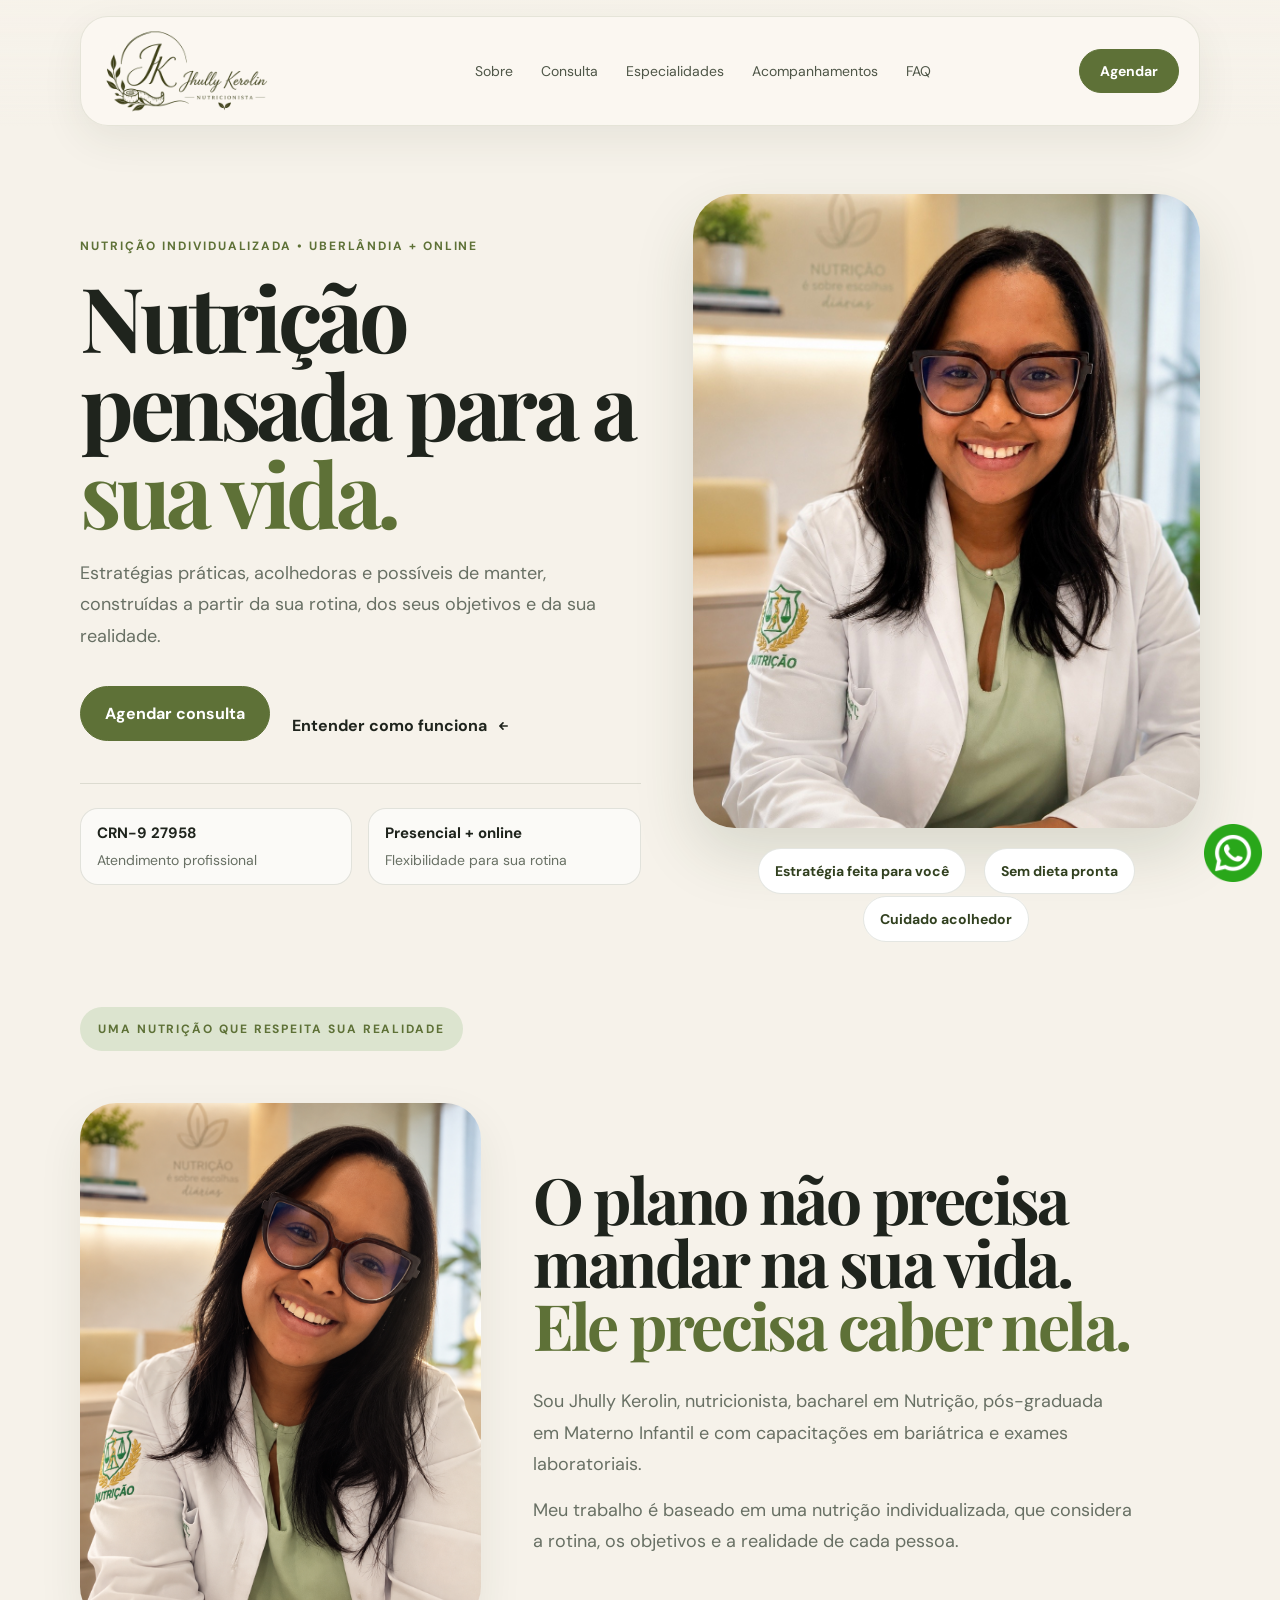
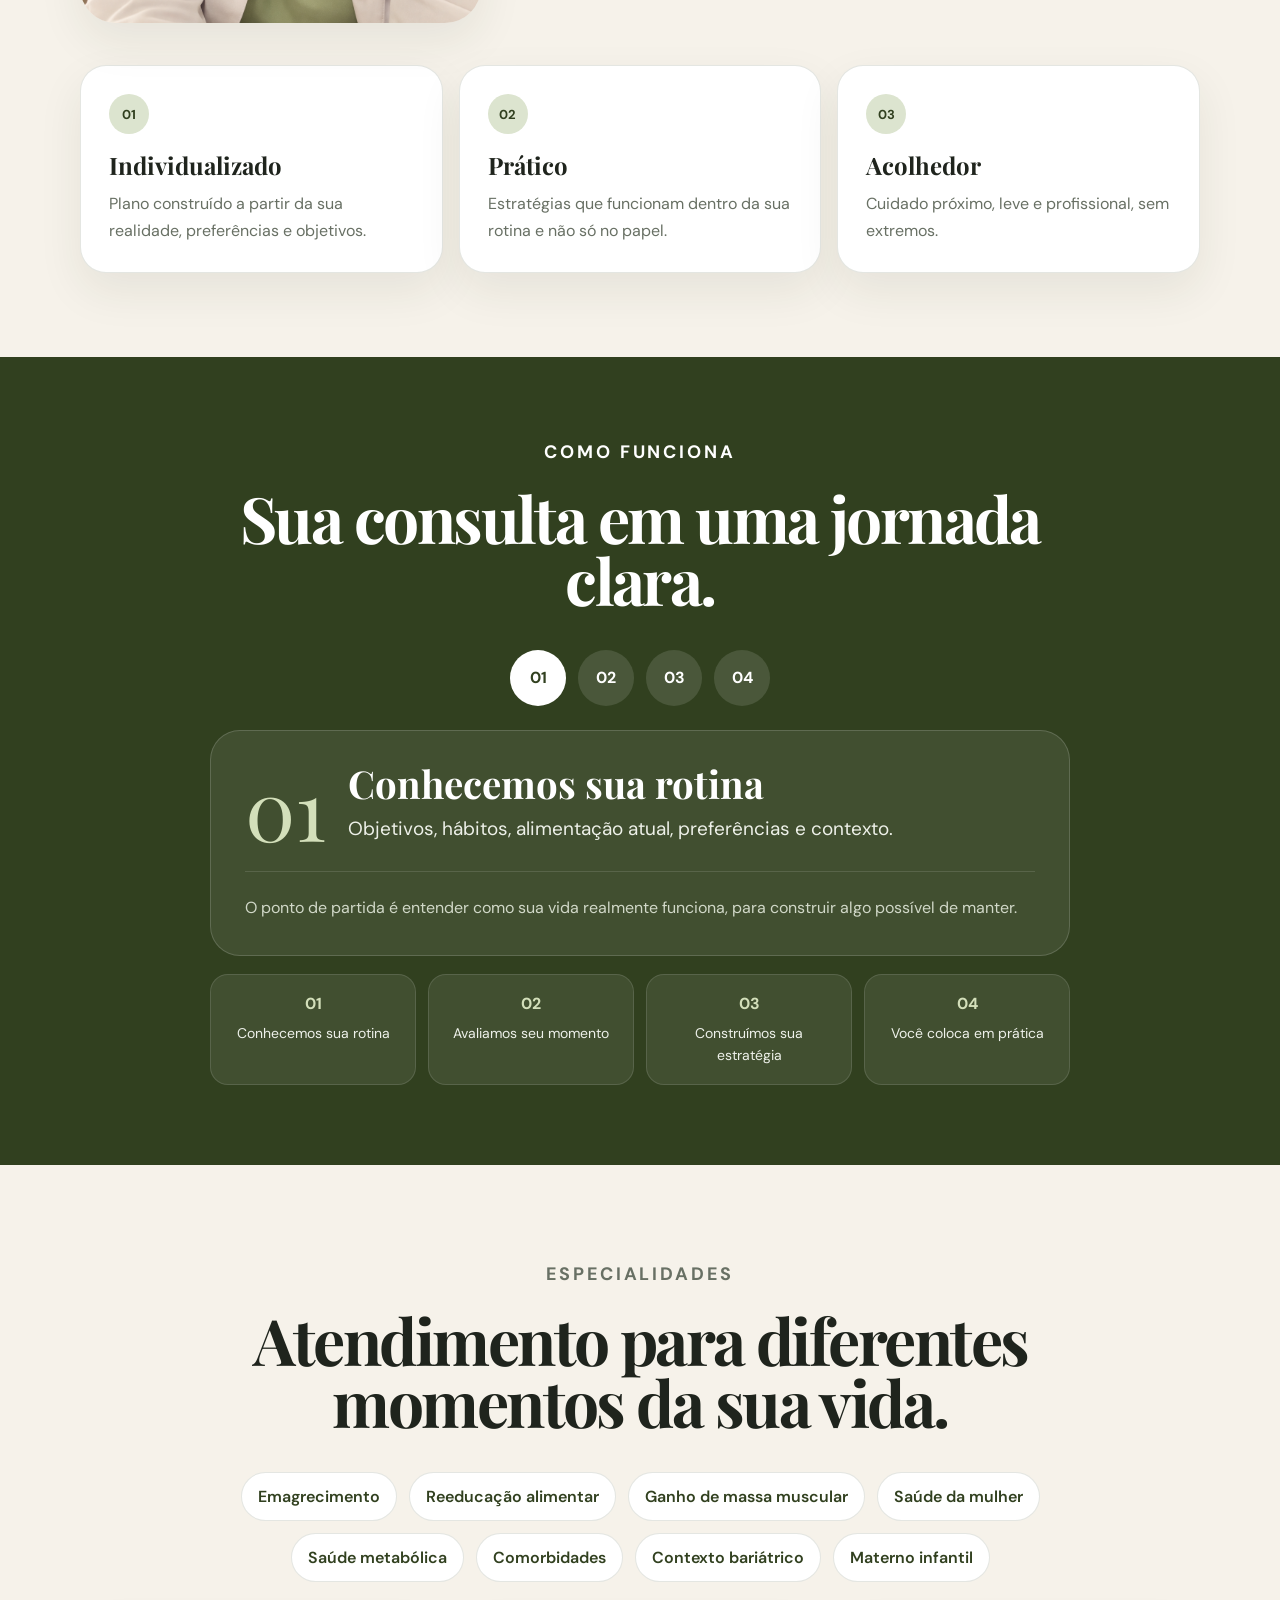
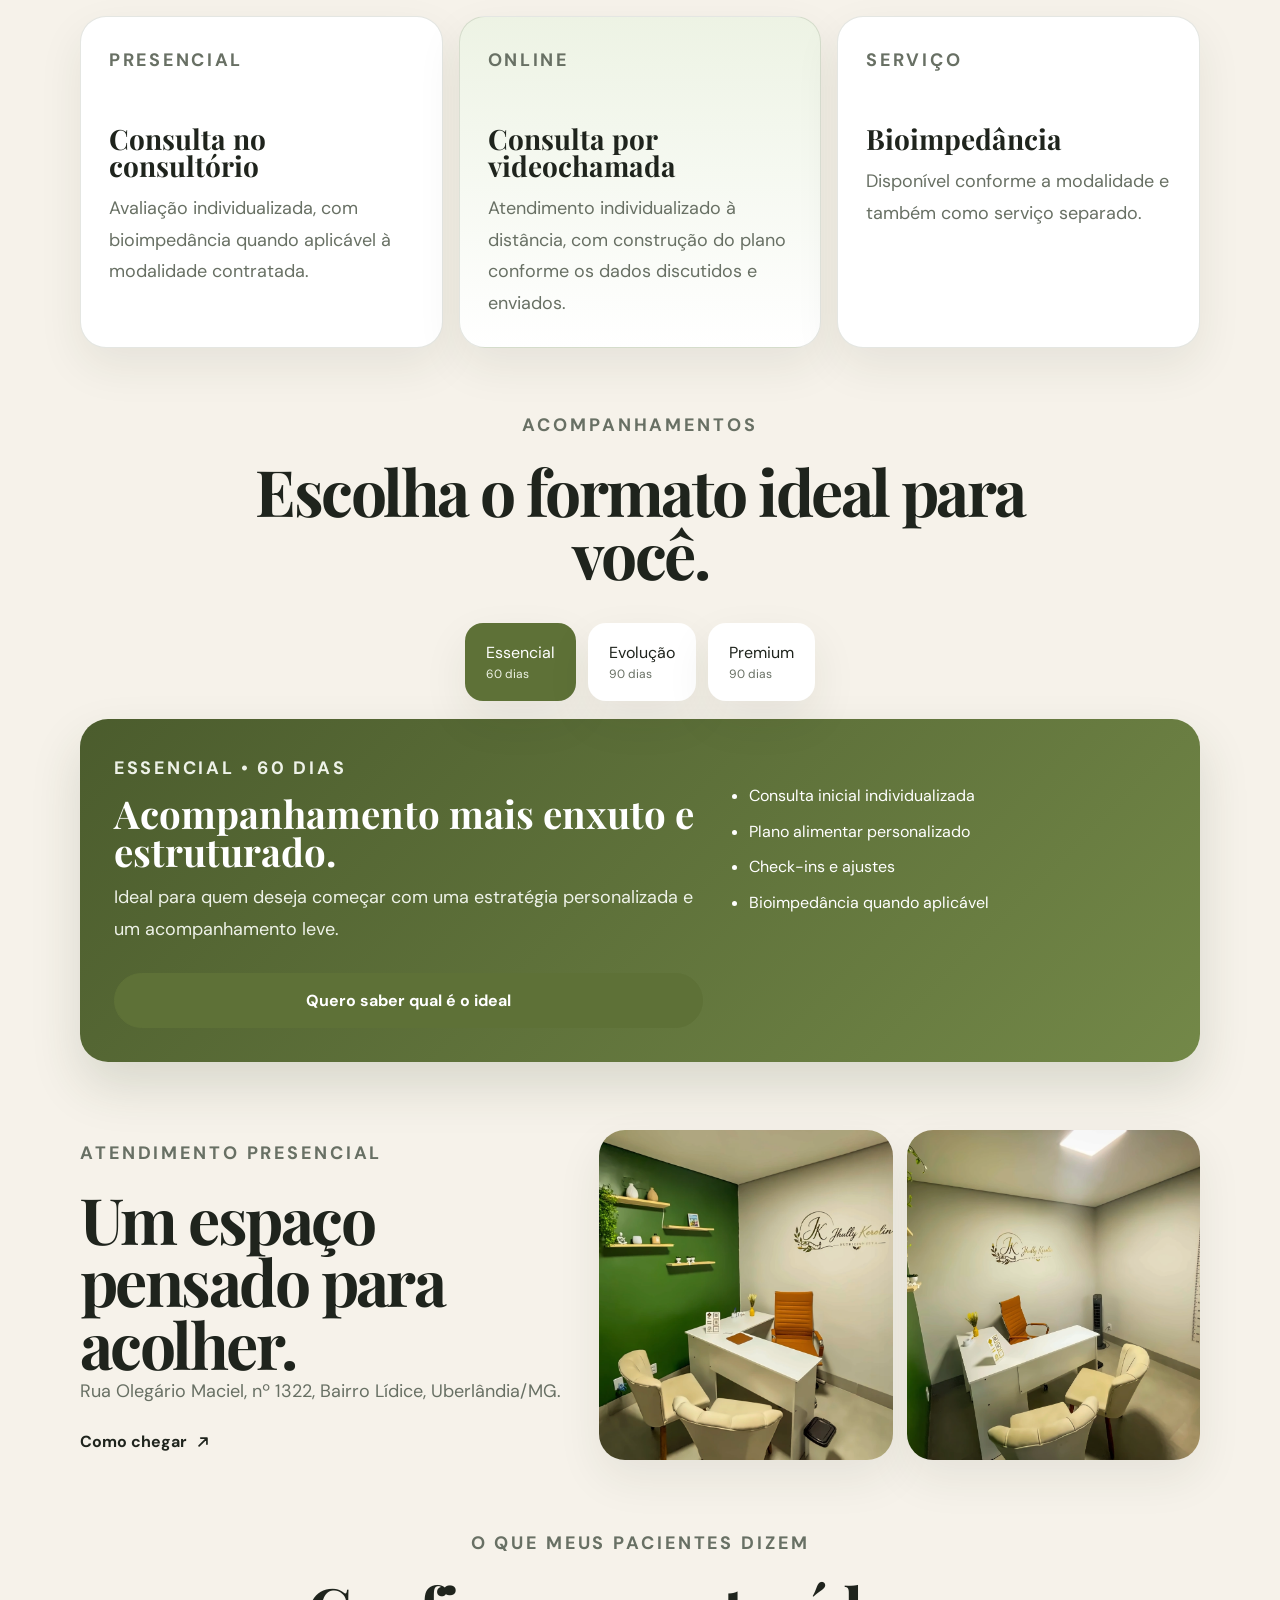
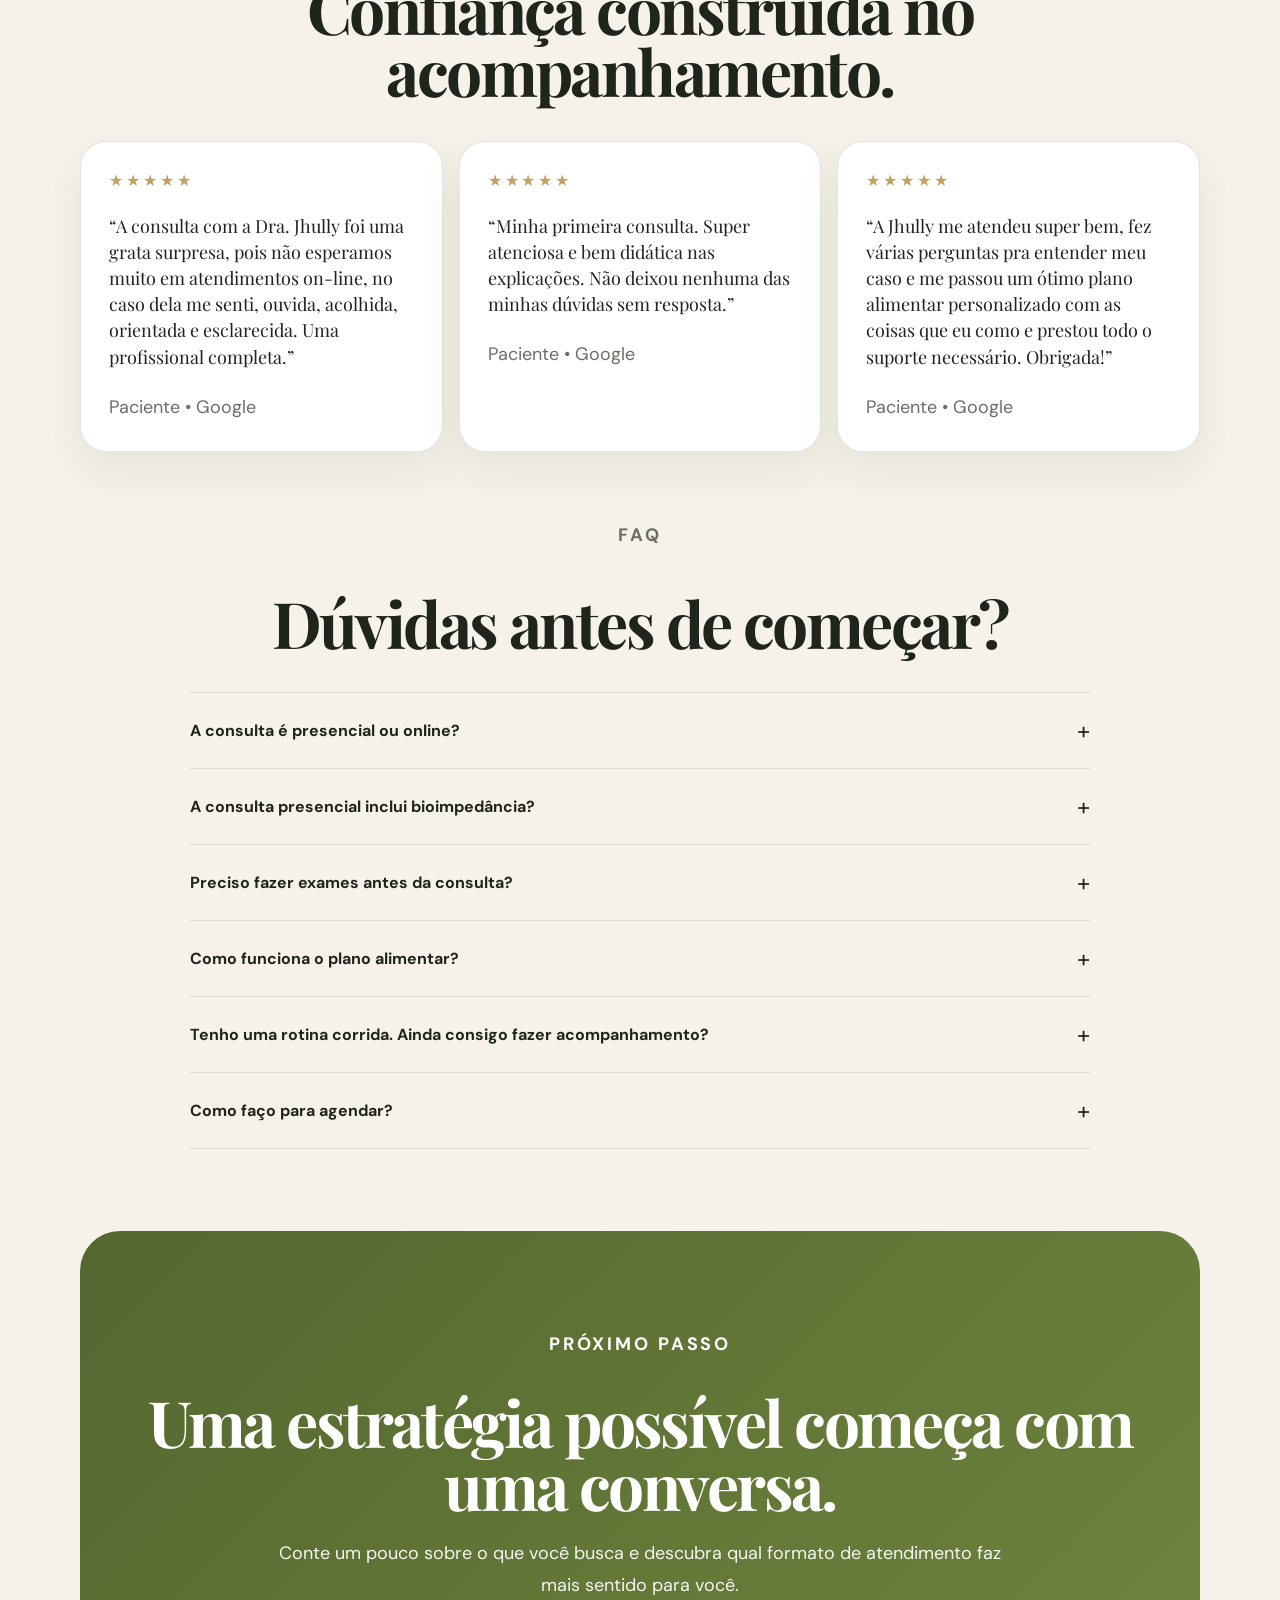
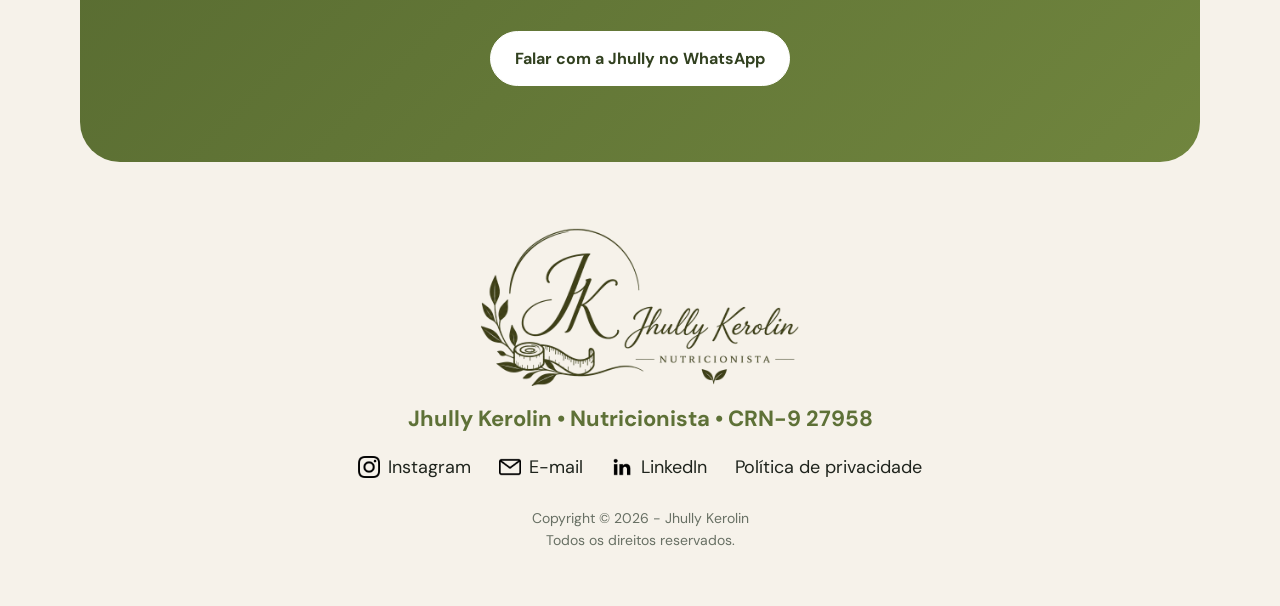
<file: index.html>
<!doctype html>
<html lang="pt-BR">

<head>
  <meta charset="utf-8">
  <meta name="viewport"
    content="width=device-width, initial-scale=1, maximum-scale=1, user-scalable=no, viewport-fit=cover">
  <meta name="theme-color" content="#5e7137">
  <title>Jhully Kerolin - Nutricionista </title>
  <link id="favicon" rel="icon" type="image/png" href="assets/favicon.png">
  <meta name="description"
    content="Atendimento nutricional individualizado, presencial em Uberlândia e online. Estratégias práticas que respeitam sua rotina, objetivos e realidade.">
  <link rel="preconnect" href="https://fonts.googleapis.com">
  <link rel="preconnect" href="https://fonts.gstatic.com" crossorigin>
  <link
    href="https://fonts.googleapis.com/css2?family=DM+Sans:wght@400;500;600;700&family=Playfair+Display:wght@500;600;700&display=swap"
    rel="stylesheet">
  <link rel="stylesheet" href="styles.css">
</head>

<body>
  <header class="site-header">
    <div class="header-shell">
      <a class="brand" href="#inicio" aria-label="Ir para o início">
        <img src="assets/logo.png" alt="Jhully Kerolin Nutricionista">
      </a>

      <nav class="desktop-nav" aria-label="Principal">
        <a href="#sobre">Sobre</a>
        <a href="#consulta">Consulta</a>
        <a href="#especialidades">Especialidades</a>
        <a href="#acompanhamentos">Acompanhamentos</a>
        <a href="#faq">FAQ</a>
      </nav>

      <a class="btn btn-header"
        href="https://wa.me/5534996504813?text=Olá%2C%20Jhully!%20Vim%20pelo%20site%20e%20gostaria%20de%20agendar%20uma%20consulta%20nutricional."
        target="_blank" rel="noopener">Agendar</a>

      <button class="menu-button" type="button" aria-label="Abrir menu" aria-expanded="false"
        aria-controls="mobileMenu">
        <span></span><span></span><span></span>
      </button>
    </div>

    <nav class="mobile-menu" id="mobileMenu" aria-label="Menu mobile">
      <a href="#sobre">Sobre</a>
      <a href="#consulta">Consulta</a>
      <a href="#especialidades">Especialidades</a>
      <a href="#acompanhamentos">Acompanhamentos</a>
      <a href="#faq">FAQ</a>
      <a href="https://wa.me/5534996504813?text=Olá%2C%20Jhully!%20Vim%20pelo%20site%20e%20gostaria%20de%20agendar%20uma%20consulta%20nutricional."
        target="_blank" rel="noopener">Agendar consulta</a>
    </nav>
  </header>

  <main>
    <section class="hero container" id="inicio">
      <div class="hero-copy reveal">
        <p class="eyebrow">NUTRIÇÃO INDIVIDUALIZADA • UBERLÂNDIA + ONLINE</p>
        <h1>Nutrição pensada para a <span>sua vida.</span></h1>
        <p class="lead">Estratégias práticas, acolhedoras e possíveis de manter, construídas a partir da sua rotina, dos
          seus objetivos e da sua realidade.</p>
        <div class="hero-actions">
          <a class="btn"
            href="https://wa.me/5534996504813?text=Olá%2C%20Jhully!%20Vim%20pelo%20site%20e%20gostaria%20de%20agendar%20uma%20consulta%20nutricional."
            target="_blank" rel="noopener">Agendar consulta</a>
          <a class="inline-link" href="#consulta">Entender como funciona <span class="icon-arrow down"><svg
                viewBox="0 0 16 16" aria-hidden="true">
                <path d="M8 3.2v8.3M4.4 8l3.6 3.6L11.6 8" />
              </svg></span></a>
        </div>
        <div class="trust-grid">
          <article>
            <strong>CRN-9 27958</strong>
            <span>Atendimento profissional</span>
          </article>
          <article>
            <strong>Presencial + online</strong>
            <span>Flexibilidade para sua rotina</span>
          </article>
        </div>
      </div>

      <div class="hero-visual reveal">
        <img class="hero-photo" src="assets/hero.jpg" alt="Jhully Kerolin, nutricionista">
        <div class="hero-tags">
          <span>Estratégia feita para você</span>
          <span>Sem dieta pronta</span>

          <div class="hero-tag-break">
            <span>Cuidado acolhedor</span>
          </div>
        </div>
      </div>
    </section>

    <section class="manifesto container" id="sobre">
      <p class="eyebrow chip reveal">UMA NUTRIÇÃO QUE RESPEITA SUA REALIDADE</p>

      <div class="manifesto-grid">

        <div class="manifesto-photo reveal">
          <img src="assets/jhully-sobre.png" alt="Jhully Kerolin, nutricionista">
        </div>

        <div class="manifesto-content reveal">
          <h2>O plano não precisa mandar na sua vida. <br>
            <span>Ele precisa caber nela.</span>
          </h2>

          <div class="manifesto-text">
            <p>Sou Jhully Kerolin, nutricionista, bacharel em Nutrição, pós-graduada em Materno Infantil e com
              capacitações em bariátrica e exames laboratoriais.</p>

            <p>Meu trabalho é baseado em uma nutrição individualizada, que considera a rotina, os objetivos e a
              realidade de cada pessoa.</p>
          </div>
        </div>

      </div>

      <div class="principles reveal">
        <article>
          <span>01</span>
          <h3>Individualizado</h3>
          <p>Plano construído a partir da sua realidade, preferências e objetivos.</p>
        </article>
        <article>
          <span>02</span>
          <h3>Prático</h3>
          <p>Estratégias que funcionam dentro da sua rotina e não só no papel.</p>
        </article>
        <article>
          <span>03</span>
          <h3>Acolhedor</h3>
          <p>Cuidado próximo, leve e profissional, sem extremos.</p>
        </article>
      </div>
    </section>

    <section class="journey-section" id="consulta">
      <div class="container journey-wrap">
        <div class="section-heading section-heading-light reveal">
          <p class="eyebrow">COMO FUNCIONA</p>
          <h2>Sua consulta em uma jornada clara.</h2>
        </div>

        <div class="journey-tabs reveal" role="tablist" aria-label="Etapas da consulta">
          <button class="journey-tab active" type="button" data-step="1">01</button>
          <button class="journey-tab" type="button" data-step="2">02</button>
          <button class="journey-tab" type="button" data-step="3">03</button>
          <button class="journey-tab" type="button" data-step="4">04</button>
        </div>

        <div class="journey-card reveal">
          <div class="journey-card-top">
            <span class="journey-number" id="journeyNumber">01</span>
            <div>
              <h3 id="journeyTitle">Conhecemos sua rotina</h3>
              <p id="journeyText">Objetivos, hábitos, alimentação atual, preferências e contexto.</p>
            </div>
          </div>
          <div class="journey-summary" id="journeySummary">
            O ponto de partida é entender como sua vida realmente funciona, para construir algo possível de manter.
          </div>
        </div>

        <div class="journey-mini-grid reveal">
          <article><strong>01</strong><span>Conhecemos sua rotina</span></article>
          <article><strong>02</strong><span>Avaliamos seu momento</span></article>
          <article><strong>03</strong><span>Construímos sua estratégia</span></article>
          <article><strong>04</strong><span>Você coloca em prática</span></article>
        </div>
      </div>
    </section>

    <section class="services container" id="especialidades">
      <div class="section-heading reveal">
        <p class="eyebrow">ESPECIALIDADES</p>
        <h2>Atendimento para diferentes momentos da sua vida.</h2>
      </div>

      <div class="service-cloud reveal">
        <span>Emagrecimento</span>
        <span>Reeducação alimentar</span>
        <span>Ganho de massa muscular</span>
        <span>Saúde da mulher</span>
        <span>Saúde metabólica</span>
        <span>Comorbidades</span>
        <span>Contexto bariátrico</span>
        <span>Materno infantil</span>
      </div>

      <div class="cards-grid reveal">
        <article class="info-card">
          <p class="small-label">PRESENCIAL</p>
          <h3>Consulta no consultório</h3>
          <p>Avaliação individualizada, com bioimpedância quando aplicável à modalidade contratada.</p>
        </article>
        <article class="info-card featured-card">
          <p class="small-label">ONLINE</p>
          <h3>Consulta por videochamada</h3>
          <p>Atendimento individualizado à distância, com construção do plano conforme os dados discutidos e enviados.
          </p>
        </article>
        <article class="info-card">
          <p class="small-label">SERVIÇO</p>
          <h3>Bioimpedância</h3>
          <p>Disponível conforme a modalidade e também como serviço separado.</p>
        </article>
      </div>
    </section>

    <section class="protocols container" id="acompanhamentos">
      <div class="section-heading reveal">
        <p class="eyebrow">ACOMPANHAMENTOS</p>
        <h2>Escolha o formato ideal para você.</h2>
      </div>

      <div class="protocol-switch reveal">
        <button class="protocol-btn active" type="button" data-protocol="essencial">Essencial <span>60
            dias</span></button>
        <button class="protocol-btn" type="button" data-protocol="evolucao">Evolução <span>90 dias</span></button>
        <button class="protocol-btn" type="button" data-protocol="premium">Premium <span>90 dias</span></button>
      </div>

      <div class="protocol-panel reveal">
        <div class="protocol-copy">
          <p class="small-label" id="protocolLabel">ESSENCIAL • 60 DIAS</p>
          <h3 id="protocolTitle">Acompanhamento mais enxuto e estruturado.</h3>
          <p id="protocolText">Ideal para quem deseja começar com uma estratégia personalizada e um acompanhamento leve.
          </p>
        </div>
        <ul id="protocolList">
          <li>Consulta inicial individualizada</li>
          <li>Plano alimentar personalizado</li>
          <li>Check-ins e ajustes</li>
          <li>Bioimpedância quando aplicável</li>
        </ul>
        <a class="btn"
          href="https://wa.me/5534996504813?text=Olá%2C%20Jhully!%20Vim%20pelo%20site%20e%20gostaria%20de%20saber%20qual%20acompanhamento%20é%20ideal%20para%20mim."
          target="_blank" rel="noopener">Quero saber qual é o ideal</a>
      </div>
    </section>

    <section class="space container">
      <div class="section-heading reveal space-copy">
        <p class="eyebrow">ATENDIMENTO PRESENCIAL</p>
        <h2>Um espaço pensado para acolher.</h2>
        <p>Rua Olegário Maciel, nº 1322, Bairro Lídice, Uberlândia/MG.</p>
        <a class="inline-link"
          href="https://www.google.com/maps/search/?api=1&query=Rua+Olegário+Maciel+1322+Lídice+Uberlândia+MG"
          target="_blank" rel="noopener">Como chegar <span class="icon-arrow"><svg viewBox="0 0 16 16"
              aria-hidden="true">
              <path d="M3.5 12.5 12.5 3.5M5.4 3.5h7.1v7.1" />
            </svg></span></a>
      </div>
      <div class="space-gallery reveal">
        <img src="assets/consultorio1-otimizada.webp" alt="Consultório de Jhully Kerolin">
        <img src="assets/consultorio2-otimizada.webp" alt="Ambiente do consultório de Jhully Kerolin">
      </div>
    </section>

    <section class="testimonials container">
      <div class="section-heading reveal">
        <p class="eyebrow">O QUE MEUS PACIENTES DIZEM</p>
        <h2>Confiança construída no acompanhamento.</h2>
      </div>

      <div class="cards-grid reveal">
        <article class="quote-card">
          <div class="stars">★★★★★</div>
          <p>“A consulta com a Dra. Jhully foi uma grata surpresa, pois não esperamos muito em atendimentos on-line, no caso dela me senti, ouvida, acolhida, orientada e esclarecida. Uma profissional completa.”</p><span>Paciente • Google</span>
        </article>
        <article class="quote-card">
          <div class="stars">★★★★★</div>
          <p>“Minha primeira consulta. Super atenciosa e bem didática nas explicações. Não deixou nenhuma das minhas dúvidas sem resposta.”</p><span>Paciente • Google</span>
        </article>
        <article class="quote-card">
          <div class="stars">★★★★★</div>
          <p>“A Jhully me atendeu super bem, fez várias perguntas pra entender meu caso e me passou um ótimo plano alimentar personalizado com as coisas que eu como e prestou todo o suporte necessário. Obrigada!”</p><span>Paciente • Google</span>
        </article>
      </div>
    </section>

    <section class="faq container" id="faq">
      <div class="section-heading reveal">
        <p class="eyebrow">FAQ</p>
        <h2>Dúvidas antes de começar?</h2>
      </div>

      <div class="faq-list reveal">
        <details>
          <summary>A consulta é presencial ou online?<span>+</span></summary>
          <p>As duas modalidades estão disponíveis. A presencial acontece em Uberlândia/MG e a online é realizada por
            videochamada.</p>
        </details>
        <details>
          <summary>A consulta presencial inclui bioimpedância?<span>+</span></summary>
          <p>A bioimpedância está disponível conforme a modalidade contratada e também pode ser realizada como serviço
            separado.</p>
        </details>
        <details>
          <summary>Preciso fazer exames antes da consulta?<span>+</span></summary>
          <p>Não é obrigatório. Caso tenha exames recentes, eles podem ser considerados na avaliação.</p>
        </details>
        <details>
          <summary>Como funciona o plano alimentar?<span>+</span></summary>
          <p>É elaborado individualmente, considerando rotina, objetivos, preferências, hábitos e necessidades.</p>
        </details>
        <details>
          <summary>Tenho uma rotina corrida. Ainda consigo fazer acompanhamento?<span>+</span></summary>
          <p>Sim. A proposta é construir estratégias práticas que se adaptem à sua rotina.</p>
        </details>
        <details>
          <summary>Como faço para agendar?<span>+</span></summary>
          <p>Clique em “Agendar consulta” e fale diretamente com a Jhully pelo WhatsApp.</p>
        </details>
      </div>
    </section>

    <section class="final-cta container reveal">
      <p class="eyebrow">PRÓXIMO PASSO</p>
      <h2>Uma estratégia possível começa com uma conversa.</h2>
      <p>Conte um pouco sobre o que você busca e descubra qual formato de atendimento faz mais sentido para você.</p>
      <a class="btn btn-light"
        href="https://wa.me/5534996504813?text=Olá%2C%20Jhully!%20Vim%20pelo%20site%20e%20gostaria%20de%20agendar%20uma%20consulta%20nutricional."
        target="_blank" rel="noopener">Falar com a Jhully no WhatsApp</a>
    </section>
  </main>

  <footer class="site-footer">
    <div class="footer-brand">
      <img src="assets/logo.png" alt="Jhully Kerolin Nutricionista">
      <p class="footer-crn">Jhully Kerolin • Nutricionista • CRN-9 27958</p>
    </div>
    <div class="footer-links">

      <a href="https://www.instagram.com/nutri.jhullyk/" target="_blank" rel="noopener">
        <img src="assets/instagram.png" alt="">
        Instagram
      </a>

      <a href="mailto:nutricionistajhully@gmail.com">
        <img src="assets/e-mail.png" alt="">
        E-mail
      </a>

      <a href="https://www.linkedin.com/in/jhully-kerolin-nutricionista-57ba06167/" target="_blank" rel="noopener">
        <img src="assets/social.png" alt="">
        LinkedIn
      </a>

      <a href="politica-de-privacidade.html">Política de privacidade</a>

    </div>
    <div class="footer-copyright">
      <p>Copyright © 2026 - Jhully Kerolin</p>
      <p>Todos os direitos reservados.</p>
    </div>
  </footer>

  <a class="whatsapp-float"
    href="https://wa.me/5534996504813?text=Olá%2C%20Jhully!%20Vim%20pelo%20site%20e%20gostaria%20de%20agendar%20uma%20consulta%20nutricional."
    target="_blank" rel="noopener" aria-label="Falar no WhatsApp">

    <img src="assets/whatsapp.png" alt="WhatsApp">

  </a>

  <script src="script.js"></script>
</body>

</html>
</file>
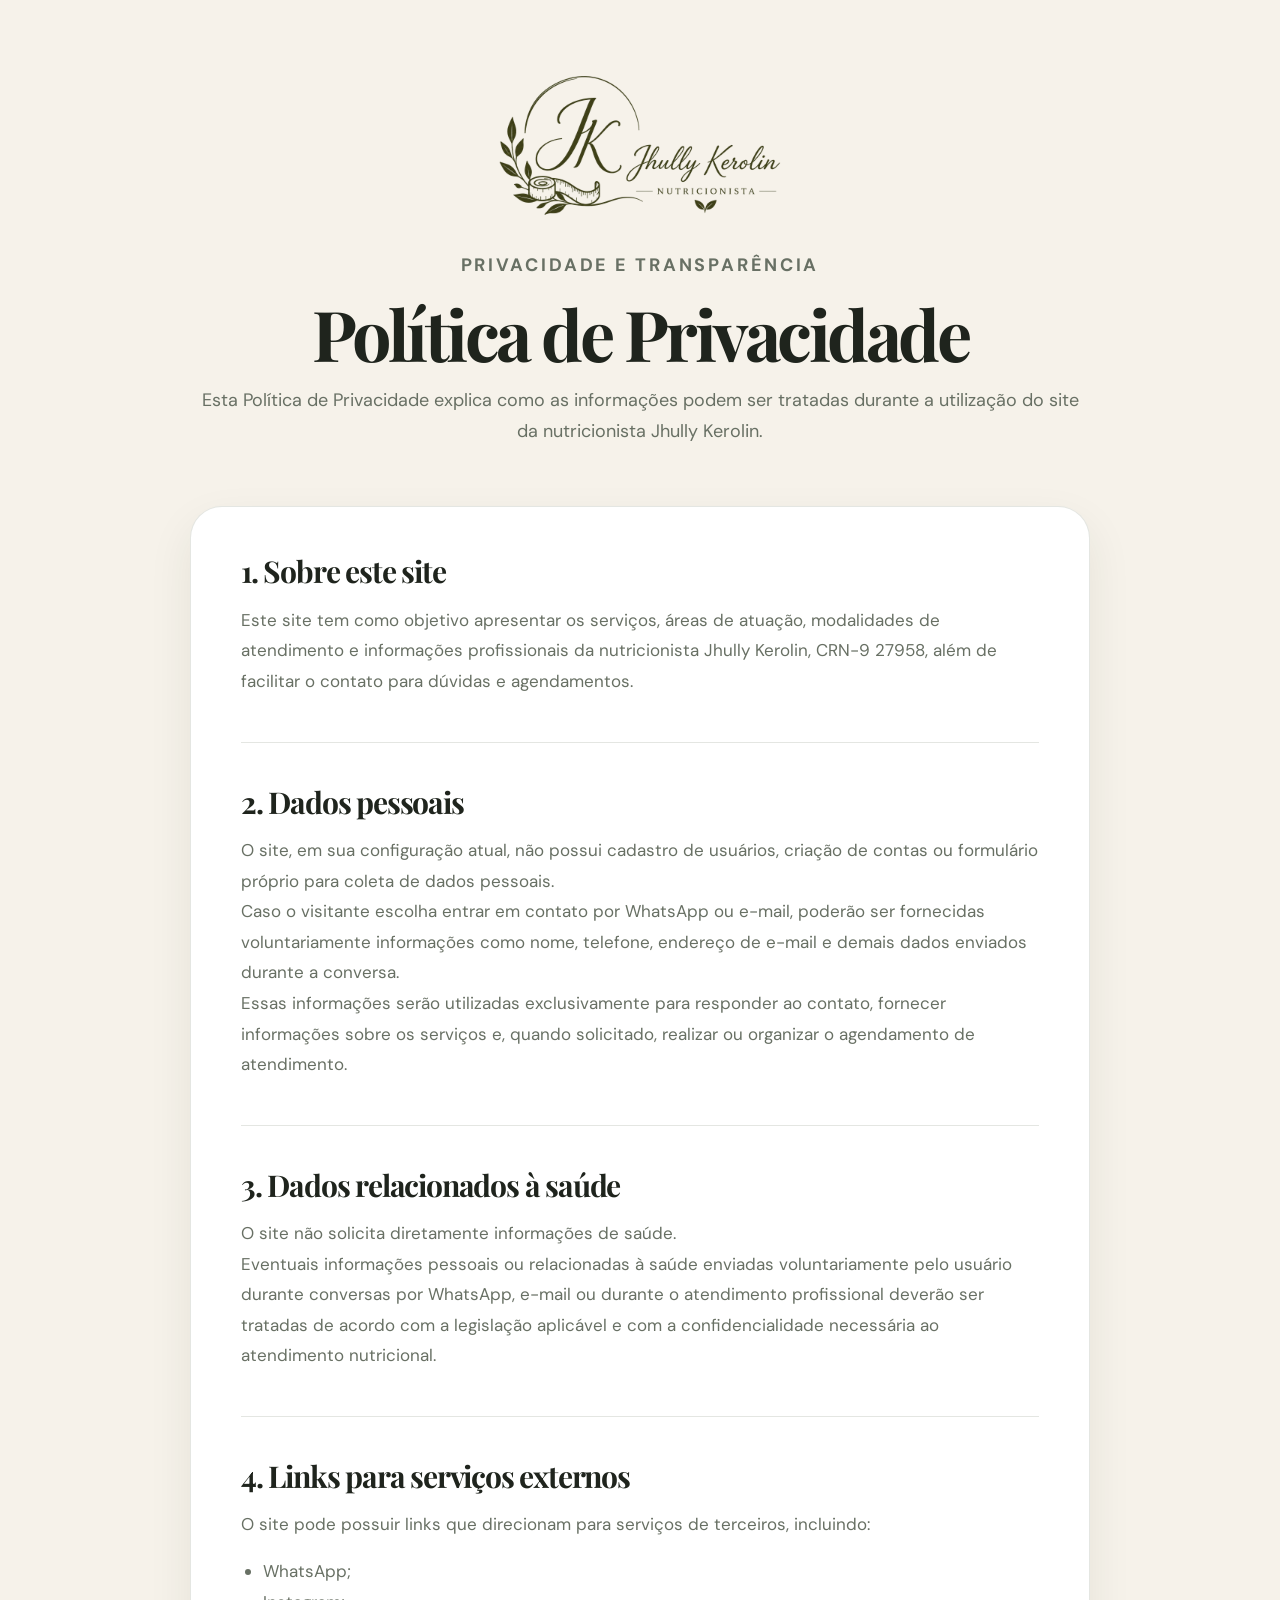
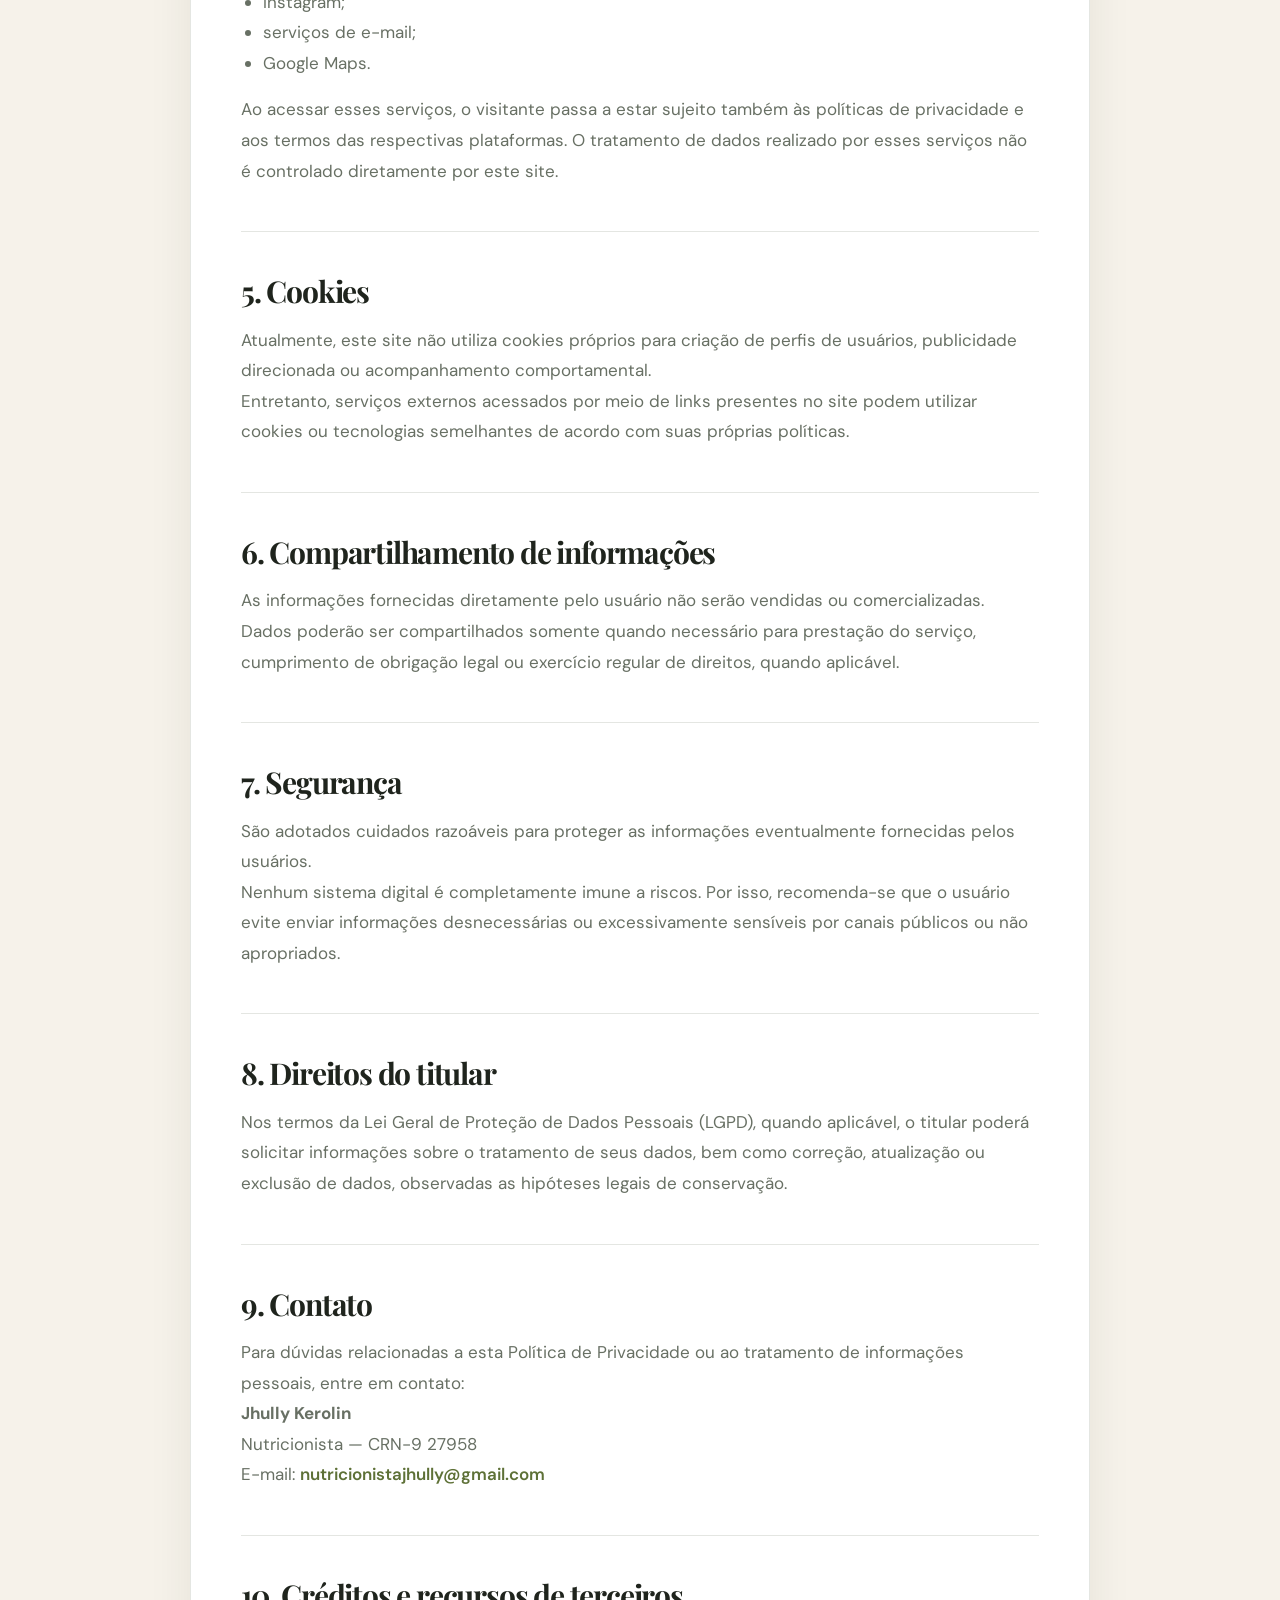
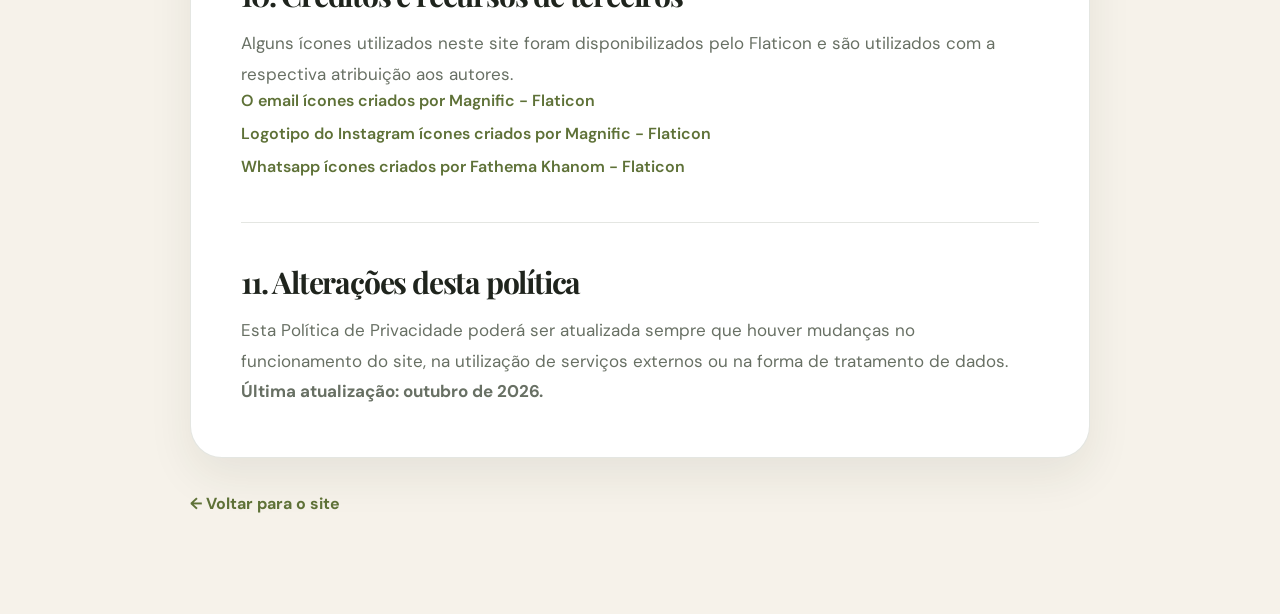
<file: politica-de-privacidade.html>
<!doctype html>
<html lang="pt-BR">

<head>
    <meta charset="utf-8">

    <meta name="viewport"
        content="width=device-width, initial-scale=1, maximum-scale=1, user-scalable=no, viewport-fit=cover">

    <meta name="theme-color" content="#5e7137">

    <title>Política de Privacidade | Jhully Kerolin</title>
    <link id="favicon" rel="icon" type="image/png" href="assets/favicon.png">

    <meta name="description" content="Política de Privacidade do site da nutricionista Jhully Kerolin.">

    <link rel="preconnect" href="https://fonts.googleapis.com">
    <link rel="preconnect" href="https://fonts.gstatic.com" crossorigin>

    <link
        href="https://fonts.googleapis.com/css2?family=DM+Sans:wght@400;500;600;700&family=Playfair+Display:wght@500;600;700&display=swap"
        rel="stylesheet">

    <link rel="stylesheet" href="styles.css">

    <style>
        .privacy-page {
            width: min(900px, calc(100% - 32px));
            margin: 0 auto;
            padding: 70px 0 100px
        }

        .privacy-header {
            text-align: center;
            margin-bottom: 60px
        }

        .privacy-header img {
            width: min(300px, 80vw);
            margin: 0 auto 30px
        }

        .privacy-header h1 {
            font-size: clamp(42px, 6vw, 70px);
            margin-bottom: 18px
        }

        .privacy-header p {
            font-size: 18px;
            line-height: 1.7;
            color: var(--muted)
        }

        .privacy-content {
            background: #fff;
            border: 1px solid var(--line);
            border-radius: 32px;
            padding: 50px;
            box-shadow: var(--shadow)
        }

        .privacy-content section+section {
            margin-top: 45px;
            padding-top: 45px;
            border-top: 1px solid var(--line)
        }

        .privacy-content h2 {
            font-size: 30px;
            margin-bottom: 18px
        }

        .privacy-content p,
        .privacy-content li {
            font-size: 17px;
            line-height: 1.8;
            color: var(--muted)
        }

        .privacy-content ul {
            padding-left: 22px
        }

        .privacy-content a {
            color: var(--olive);
            font-weight: 600
        }

        .privacy-back {
            display: inline-flex;
            margin-top: 35px;
            font-weight: 700;
            color: var(--olive)
        }

        .credits-list {
            display: grid;
            gap: 12px
        }

        @media(max-width:720px) {
            .privacy-page {
                padding: 40px 0 70px
            }

            .privacy-content {
                padding: 30px 22px;
                border-radius: 26px
            }

            .privacy-content h2 {
                font-size: 26px
            }

            .privacy-content p,
            .privacy-content li {
                font-size: 16px
            }
        }
    </style>
</head>

<body>

    <main class="privacy-page">

        <header class="privacy-header">
            <img src="assets/logo.png" alt="Jhully Kerolin Nutricionista">

            <p class="eyebrow">PRIVACIDADE E TRANSPARÊNCIA</p>

            <h1>Política de Privacidade</h1>

            <p>
                Esta Política de Privacidade explica como as informações podem ser tratadas
                durante a utilização do site da nutricionista Jhully Kerolin.
            </p>
        </header>

        <div class="privacy-content">

            <section>
                <h2>1. Sobre este site</h2>

                <p>
                    Este site tem como objetivo apresentar os serviços, áreas de atuação,
                    modalidades de atendimento e informações profissionais da nutricionista
                    Jhully Kerolin, CRN-9 27958, além de facilitar o contato para dúvidas e
                    agendamentos.
                </p>
            </section>

            <section>
                <h2>2. Dados pessoais</h2>

                <p>
                    O site, em sua configuração atual, não possui cadastro de usuários,
                    criação de contas ou formulário próprio para coleta de dados pessoais.
                </p>

                <p>
                    Caso o visitante escolha entrar em contato por WhatsApp ou e-mail,
                    poderão ser fornecidas voluntariamente informações como nome,
                    telefone, endereço de e-mail e demais dados enviados durante a conversa.
                </p>

                <p>
                    Essas informações serão utilizadas exclusivamente para responder ao
                    contato, fornecer informações sobre os serviços e, quando solicitado,
                    realizar ou organizar o agendamento de atendimento.
                </p>
            </section>

            <section>
                <h2>3. Dados relacionados à saúde</h2>

                <p>
                    O site não solicita diretamente informações de saúde.
                </p>

                <p>
                    Eventuais informações pessoais ou relacionadas à saúde enviadas
                    voluntariamente pelo usuário durante conversas por WhatsApp, e-mail ou
                    durante o atendimento profissional deverão ser tratadas de acordo com
                    a legislação aplicável e com a confidencialidade necessária ao
                    atendimento nutricional.
                </p>
            </section>

            <section>
                <h2>4. Links para serviços externos</h2>

                <p>
                    O site pode possuir links que direcionam para serviços de terceiros,
                    incluindo:
                </p>

                <ul>
                    <li>WhatsApp;</li>
                    <li>Instagram;</li>
                    <li>serviços de e-mail;</li>
                    <li>Google Maps.</li>
                </ul>

                <p>
                    Ao acessar esses serviços, o visitante passa a estar sujeito também
                    às políticas de privacidade e aos termos das respectivas plataformas.
                    O tratamento de dados realizado por esses serviços não é controlado
                    diretamente por este site.
                </p>
            </section>

            <section>
                <h2>5. Cookies</h2>

                <p>
                    Atualmente, este site não utiliza cookies próprios para criação de
                    perfis de usuários, publicidade direcionada ou acompanhamento
                    comportamental.
                </p>

                <p>
                    Entretanto, serviços externos acessados por meio de links presentes
                    no site podem utilizar cookies ou tecnologias semelhantes de acordo
                    com suas próprias políticas.
                </p>
            </section>

            <section>
                <h2>6. Compartilhamento de informações</h2>

                <p>
                    As informações fornecidas diretamente pelo usuário não serão vendidas
                    ou comercializadas.
                </p>

                <p>
                    Dados poderão ser compartilhados somente quando necessário para
                    prestação do serviço, cumprimento de obrigação legal ou exercício
                    regular de direitos, quando aplicável.
                </p>
            </section>

            <section>
                <h2>7. Segurança</h2>

                <p>
                    São adotados cuidados razoáveis para proteger as informações
                    eventualmente fornecidas pelos usuários.
                </p>

                <p>
                    Nenhum sistema digital é completamente imune a riscos. Por isso,
                    recomenda-se que o usuário evite enviar informações desnecessárias ou
                    excessivamente sensíveis por canais públicos ou não apropriados.
                </p>
            </section>

            <section>
                <h2>8. Direitos do titular</h2>

                <p>
                    Nos termos da Lei Geral de Proteção de Dados Pessoais (LGPD), quando
                    aplicável, o titular poderá solicitar informações sobre o tratamento
                    de seus dados, bem como correção, atualização ou exclusão de dados,
                    observadas as hipóteses legais de conservação.
                </p>
            </section>

            <section>
                <h2>9. Contato</h2>

                <p>
                    Para dúvidas relacionadas a esta Política de Privacidade ou ao
                    tratamento de informações pessoais, entre em contato:
                </p>

                <p>
                    <strong>Jhully Kerolin</strong><br>
                    Nutricionista — CRN-9 27958<br>
                    E-mail:
                    <a href="mailto:nutricionistajhully@gmail.com">
                        nutricionistajhully@gmail.com
                    </a>
                </p>
            </section>

            <section>
                <h2>10. Créditos e recursos de terceiros</h2>

                <p>
                    Alguns ícones utilizados neste site foram disponibilizados pelo
                    Flaticon e são utilizados com a respectiva atribuição aos autores.
                </p>

                <div class="credits-list">

                    <a href="https://www.flaticon.com/br/icones-gratis/o-email" title="o email ícones" target="_blank"
                        rel="noopener">
                        O email ícones criados por Magnific - Flaticon
                    </a>

                    <a href="https://www.flaticon.com/br/icones-gratis/logotipo-do-instagram"
                        title="logotipo do instagram ícones" target="_blank" rel="noopener">
                        Logotipo do Instagram ícones criados por Magnific - Flaticon
                    </a>

                    <a href="https://www.flaticon.com/br/icones-gratis/whatsapp" title="whatsapp ícones" target="_blank"
                        rel="noopener">
                        Whatsapp ícones criados por Fathema Khanom - Flaticon
                    </a>

                </div>
            </section>

            <section>
                <h2>11. Alterações desta política</h2>

                <p>
                    Esta Política de Privacidade poderá ser atualizada sempre que houver
                    mudanças no funcionamento do site, na utilização de serviços externos
                    ou na forma de tratamento de dados.
                </p>

                <p>
                    <strong>Última atualização: outubro de 2026.</strong>
                </p>
            </section>

        </div>

        <a class="privacy-back" href="index.html">
            ← Voltar para o site
        </a>

    </main>
    <script src="script.js"></script>
</body>

</html>
</file>
<file: styles.css>
:root{
  --olive:#5e7137;
  --olive-dark:#31401f;
  --olive-soft:#dce4cf;
  --cream:#f6f2ea;
  --white:#ffffff;
  --ink:#1f241d;
  --muted:#687064;
  --line:rgba(49,64,31,.13);
  --gold:#c4a062;
  --radius-xl:34px;
  --radius-lg:26px;
  --radius-md:20px;
  --shadow:0 18px 45px rgba(37,49,29,.08);
}
*{box-sizing:border-box}
html{scroll-behavior:smooth;-webkit-text-size-adjust:100%}
body{margin:0;background:var(--cream);color:var(--ink);font-family:"DM Sans",sans-serif;overflow-x:hidden}
a{text-decoration:none;color:inherit}
img{max-width:100%;display:block}
button{font:inherit}
.container{width:min(1120px,calc(100% - 32px));margin:0 auto}
.eyebrow{font-size:12px;letter-spacing:.16em;font-weight:700;text-transform:uppercase;color:var(--olive);margin:0 0 18px}
.chip{display:inline-flex;padding:14px 18px;border-radius:999px;background:var(--olive-soft)}
h1,h2,h3{font-family:"Playfair Display",serif;line-height:.98;color:var(--ink);margin:0}
h1{font-size:clamp(54px,7vw,92px);margin-bottom:22px;letter-spacing:-.05em}
h1 span,h2 span{color:var(--olive)}
h2{font-size:clamp(38px,5vw,66px);letter-spacing:-.04em}
h3{font-size:clamp(28px,3vw,42px)}
p{margin:0}
.lead,.section-heading p,.manifesto-grid p,.info-card p,.protocol-panel p,.space-copy p,.quote-card span,.faq p,.final-cta p{font-size:18px;line-height:1.75;color:var(--muted)}
.btn{display:inline-flex;align-items:center;justify-content:center;padding:16px 24px;border-radius:999px;background:var(--olive);border:1px solid var(--olive);color:#fff;font-weight:700;transition:.25s}
.btn:hover{transform:translateY(-2px);background:var(--olive-dark);border-color:var(--olive-dark)}
.btn-light{background:#fff;color:var(--olive-dark);border-color:#fff}
.btn-light:hover{background:var(--olive-dark);border-color:var(--olive-dark);color:white}
.icon-arrow{display:inline-flex;align-items:center;justify-content:center;width:16px;height:16px}
.icon-arrow svg{width:14px;height:14px;stroke:currentColor;fill:none;stroke-width:1.9;stroke-linecap:round;stroke-linejoin:round}
.icon-arrow.down svg{transform:rotate(90deg)}
.inline-link{display:inline-flex;align-items:center;gap:8px;font-weight:700;color:var(--ink);margin-top:24px}
.site-header{position:sticky;top:0;z-index:60;padding:16px 0 0;background:linear-gradient(to bottom,rgba(246,242,234,.96),rgba(246,242,234,.85),rgba(246,242,234,0))}
.header-shell{width:min(1120px,calc(100% - 32px));margin:0 auto;height:110px;display:flex;align-items:center;justify-content:space-between;gap:18px;padding:12px 20px;background:rgba(251,248,241,.92);backdrop-filter:blur(18px);border:1px solid rgba(78,93,47,.12);border-radius:28px;box-shadow:0 14px 40px rgba(49,60,34,.08);transition:height .35s ease,padding .35s ease,border-radius .35s ease}
.brand{display:flex;align-items:center;flex:0 0 auto}
.brand img{width:225px;height:auto;max-height:86px;object-fit:contain;object-position:left center;transition:width .35s ease,max-height .35s ease}
.desktop-nav{display:flex;gap:28px;font-size:14px;color:#4f5648}
.desktop-nav a{position:relative}
.desktop-nav a::after{content:"";position:absolute;left:0;right:100%;bottom:-5px;height:1px;background:var(--olive);transition:right .25s}
.desktop-nav a:hover::after{right:0}
.btn-header{padding:12px 20px;font-size:14px;transition:padding .35s ease,font-size .35s ease}
.site-header.scrolled .header-shell{height:72px;padding:8px 16px;border-radius:22px}
.site-header.scrolled .brand img{width:145px;max-height:48px}
.site-header.scrolled .btn-header{padding:10px 16px;font-size:13px}
.menu-button{display:none;flex-direction:column;justify-content:center;align-items:center;gap:5px;width:42px;height:42px;padding:8px;flex:0 0 42px;border:0;border-radius:50%;background:transparent;cursor:pointer}

.menu-button span{display:block;width:22px;height:2px;background:var(--olive);border-radius:999px}
.mobile-menu{display:none;width:min(1120px,calc(100% - 32px));margin:12px auto 0;padding:14px;background:#fff;border:1px solid var(--line);border-radius:22px;box-shadow:var(--shadow)}
.mobile-menu.open{display:grid;gap:8px}
.mobile-menu a{padding:12px 14px;border-radius:14px}
.mobile-menu a:hover{background:var(--cream)}
.hero{padding:68px 0 36px;display:grid;grid-template-columns:1.05fr .95fr;gap:52px;align-items:center}
.hero-actions{display:flex;gap:22px;align-items:center;flex-wrap:wrap;margin-top:34px}
.trust-grid{display:grid;grid-template-columns:repeat(2,minmax(0,1fr));gap:16px;margin-top:42px;padding-top:24px;border-top:1px solid var(--line)}
.trust-grid article{padding:14px 16px;border-radius:18px;background:rgba(255,255,255,.6);border:1px solid var(--line)}
.trust-grid strong{display:block;font-size:15px;margin-bottom:6px}
.trust-grid span{font-size:14px;color:var(--muted)}
.hero-visual{display:flex;flex-direction:column;align-items:center;gap:20px}
.hero-photo{width:100%;max-width:520px;aspect-ratio:4/5;object-fit:cover;object-position:center 28%;border-radius:42px;box-shadow:0 26px 60px rgba(49,64,31,.15)}
.hero-tags{display:flex;flex-wrap:wrap;justify-content:center;column-gap:18px;row-gap:14px;max-width:540px;margin:0 auto}
.hero-tags span{padding:13px 16px;border-radius:999px;background:#fff;border:1px solid var(--line);font-size:14px;font-weight:700;color:var(--olive-dark)}
.manifesto{padding:42px 0 24px}
.manifesto-grid{display:grid;grid-template-columns:.75fr 1.25fr;gap:52px;align-items:center;margin-top:34px}
.manifesto-photo{position:relative}
.manifesto-photo img{width:100%;height:520px;object-fit:cover;object-position:center;border-radius:36px;box-shadow:var(--shadow)}
.manifesto-content h2{margin-bottom:30px}
.manifesto-text{max-width:600px}
.manifesto-text p{font-size:18px;line-height:1.75;color:var(--muted)}
.manifesto-text p+p{margin-top:14px}
.principles{display:grid;grid-template-columns:repeat(3,1fr);gap:16px;margin-top:42px}
.principles article,.info-card,.quote-card{padding:28px;border-radius:26px;background:#fff;border:1px solid var(--line);box-shadow:var(--shadow)}
.principles span{display:inline-flex;width:40px;height:40px;border-radius:50%;align-items:center;justify-content:center;background:var(--olive-soft);color:var(--olive-dark);font-size:13px;font-weight:700;margin-bottom:20px}
.principles h3{font-size:24px;margin-bottom:12px}
.principles p{font-size:16px;line-height:1.7;color:var(--muted)}
.journey-section{background:var(--olive-dark);padding:80px 0;margin:60px 0}
.journey-wrap{color:#fff}
.section-heading{max-width:850px;margin:0 auto 38px;text-align:center}
.section-heading-light h2,.section-heading-light .eyebrow{color:#fff}
.section-heading-light p{color:#d3d8cd}
.journey-tabs{display:flex;justify-content:center;gap:12px;flex-wrap:wrap;margin-bottom:24px}
.journey-tab,.protocol-btn{border:1px solid transparent;cursor:pointer;transition:.25s}
.journey-tab{width:56px;height:56px;border-radius:50%;background:rgba(255,255,255,.12);color:#fff;font-weight:700}
.journey-tab.active{background:#fff;color:var(--olive-dark)}
.journey-card{max-width:860px;margin:0 auto;background:rgba(255,255,255,.08);border:1px solid rgba(255,255,255,.16);border-radius:30px;padding:34px}
.journey-card-top{display:grid;grid-template-columns:auto 1fr;gap:22px;align-items:start}
.journey-number{font-family:"Playfair Display",serif;font-size:84px;line-height:1;color:#d3dfba}
.journey-card h3{color:#fff;margin-bottom:10px}
.journey-card p{color:#edf0e8;font-size:19px;line-height:1.7}
.journey-summary{margin-top:22px;padding-top:22px;border-top:1px solid rgba(255,255,255,.12);font-size:16px;line-height:1.7;color:#d1d8c8}
.journey-mini-grid{display:grid;grid-template-columns:repeat(4,1fr);gap:12px;max-width:860px;margin:18px auto 0}
.journey-mini-grid article{padding:18px;border-radius:18px;background:rgba(255,255,255,.08);border:1px solid rgba(255,255,255,.12);text-align:center}
.journey-mini-grid strong{display:block;color:#d3dfba;margin-bottom:8px}
.journey-mini-grid span{font-size:14px;color:#eef1ea;line-height:1.5}
.services,.protocols,.space,.testimonials,.faq{padding:34px 0}
.service-cloud{display:flex;flex-wrap:wrap;gap:12px;justify-content:center;margin:28px auto 34px;max-width:980px}
.service-cloud span{display:inline-flex;padding:13px 16px;border-radius:999px;background:#fff;border:1px solid var(--line);font-weight:600;color:var(--olive-dark)}
.cards-grid{display:grid;grid-template-columns:repeat(3,1fr);gap:16px}
.info-card h3{font-size:28px;margin:48px 0 14px}
.featured-card{background:linear-gradient(180deg,#edf3e4,#ffffff)}
.small-label{font-size:12px;letter-spacing:.15em;color:var(--olive);text-transform:uppercase;font-weight:700}
.protocols{padding-top:28px}
.protocol-switch{display:flex;justify-content:center;gap:12px;flex-wrap:wrap;margin-bottom:18px}
.protocol-btn{display:flex;flex-direction:column;align-items:flex-start;padding:18px 20px;border-radius:18px;background:#fff;color:var(--ink);box-shadow:var(--shadow)}
.protocol-btn span{margin-top:3px;font-size:12px;color:var(--muted)}
.protocol-btn.active{background:var(--olive);color:#fff}
.protocol-btn.active span{color:#eef3e5}
.protocol-panel{display:grid;grid-template-columns:1.15fr .85fr;gap:28px;align-items:center;padding:34px;border-radius:28px;background:linear-gradient(135deg,#4b5c2d,#738848);color:#fff;box-shadow:0 24px 50px rgba(49,64,31,.15)}
.protocol-copy h3{color:#fff;margin:10px 0 12px}
.protocol-copy p{color:#eef2e8}
.protocol-panel ul{margin:0;padding-left:18px;display:grid;gap:10px;color:#fff;line-height:1.6}
.space{display:grid;grid-template-columns:.9fr 1.1fr;gap:28px;align-items:center}
.space-copy{text-align:left;margin:0}
.space-gallery{display:grid;grid-template-columns:repeat(2,1fr);gap:14px}
.space-gallery img{width:100%;height:330px;object-fit:cover;border-radius:26px;box-shadow:var(--shadow);image-rendering:auto}
.quote-card p{font-family:"Playfair Display",serif;font-size:18px;line-height:1.45;color:var(--ink);margin:22px 0}
.stars{color:var(--gold);letter-spacing:.18em}
.faq-list{max-width:900px;margin:0 auto;border-top:1px solid var(--line)}
.faq details{border-bottom:1px solid var(--line)}
.faq summary{display:flex;justify-content:space-between;align-items:center;gap:14px;padding:22px 0;list-style:none;cursor:pointer;font-weight:700}
.faq summary::-webkit-details-marker{display:none}
.faq summary span{font-size:24px;font-weight:400;transition:.25s}
.faq details[open] summary span{transform:rotate(45deg)}
.faq p{padding:0 0 22px}
.final-cta{background:linear-gradient(135deg,#54672f,#70853e);border-radius:40px;text-align:center;padding:76px 26px;margin:48px auto 36px;color:#fff}
.final-cta .eyebrow,.final-cta h2{color:#fff}
.final-cta p{max-width:760px;margin:22px auto 30px;color:#f4f6f0}
.site-footer{width:min(1120px,calc(100% - 32px));margin:0 auto;padding:24px 0 54px;display:flex;flex-direction:column;align-items:center;text-align:center;gap:20px}
.footer-brand img{width:min(340px,80vw);height:auto;object-fit:contain;margin:0 auto 12px}
.footer-crn{font-size:22px;line-height:1.4;color:var(--olive);font-family:"DM Sans",serif;font-weight:700;}
.footer-links{display:flex;justify-content:center;gap:28px;flex-wrap:wrap;font-size:18px}
.footer-links{display:flex;justify-content:center;align-items:center;gap:28px;flex-wrap:wrap;font-size:18px}
.footer-links a{display:inline-flex;align-items:center;gap:8px}
.footer-links a img{width:22px!important;height:22px!important;max-width:22px!important;object-fit:contain;flex-shrink:0}
.footer-copyright{text-align:center;margin-top:8px;color:var(--muted);font-size:14px;line-height:1.6}
.footer-copyright p{margin:0}
.whatsapp-float{position:fixed;right:18px;bottom:18px;width:58px!important;height:58px!important;padding:0!important;border-radius:50%;background:transparent!important;display:flex;align-items:center;justify-content:center;z-index:50;box-shadow:none!important;transition:transform .25s ease}
.whatsapp-float img{width:58px!important;height:58px!important;max-width:58px!important;object-fit:contain}
.whatsapp-float:hover{transform:scale(1.08)}
.whatsapp-float{position:fixed;right:18px;bottom:18px;display:inline-flex;align-items:center;gap:10px;padding:14px 18px;border-radius:999px;background:#1f7a48;color:#fff;font-weight:700;box-shadow:0 18px 35px rgba(23,90,54,.28);z-index:50}
.reveal{opacity:0;transform:translateY(20px);transition:opacity .6s ease,transform .6s ease}
.reveal.visible{opacity:1;transform:none}

@media (max-width: 980px){
  .desktop-nav,.btn-header{display:none}
  .menu-button{display:flex}
  .hero,.manifesto-grid,.space,.protocol-panel{grid-template-columns:1fr}
  .cards-grid,.principles,.journey-mini-grid{grid-template-columns:repeat(2,1fr)}
  .space-gallery{order:-1}
}

@media (max-width:720px){
.container{width:calc(100% - 28px);margin:0 auto}
h1{font-size:46px;line-height:.98}
h2{font-size:38px;line-height:1.02;letter-spacing:-.01em}
h3{font-size:28px;line-height:1.08}
.section-heading{margin-bottom:28px}
.section-heading h2{font-size:38px;line-height:1.02}
.section-heading p{font-size:16px;line-height:1.65}
.eyebrow{font-size:11px;letter-spacing:.14em;margin-bottom:14px}
.header-shell{width:calc(100% - 24px);height:86px;padding:10px 16px;border-radius:24px}
.brand img{width:180px;height:auto;max-height:68px;object-fit:contain;object-position:left center}
.site-header.scrolled .header-shell{height:66px;padding:8px 14px;border-radius:22px}
.site-header.scrolled .brand img{width:135px;height:auto;max-height:44px;object-fit:contain}
.hero{padding:40px 0 24px;gap:32px}
.hero-actions{flex-direction:column;align-items:flex-start}
.trust-grid{grid-template-columns:1fr;gap:12px;margin-top:28px;padding-top:18px}
.trust-grid article{padding:16px;border-radius:18px}
.trust-grid strong{font-size:14px}
.trust-grid span{font-size:13px}
.hero-photo{width:88%;max-width:360px;margin:0 auto;border-radius:30px}
.hero-tags{display:flex;flex-wrap:wrap;justify-content:center;gap:14px;max-width:420px;margin:0 auto}
.hero-tags span{font-size:13px;width:auto;text-align:center}
.hero-tag-break{width:100%;display:flex;justify-content:center}
.manifesto{padding:34px 0 18px}
.manifesto-grid{grid-template-columns:1fr;gap:28px;margin-top:24px}
.manifesto-photo{display:flex;justify-content:center}
.manifesto-photo img{width:76%;max-width:300px;height:360px;object-fit:cover;object-position:center;border-radius:28px;margin:0 auto}
.manifesto-content{width:88%;max-width:560px;margin:0 auto}
.manifesto-content h2{font-size:34px;line-height:1.04;letter-spacing:-.01em;margin-bottom:24px}
.manifesto-text p{font-size:15.5px;line-height:1.7}
.manifesto-text p+p{margin-top:18px}
.principles{grid-template-columns:1fr;gap:14px;margin-top:30px}
.principles article{padding:22px;border-radius:24px}
.principles span{width:38px;height:38px;margin-bottom:18px}
.principles h3{font-size:26px;margin-bottom:10px}
.principles p{font-size:16px;line-height:1.6}
.journey-section{padding:46px 0;margin:36px 0}
.journey-tabs{gap:10px;margin-bottom:20px}
.journey-tab{width:50px;height:50px}
.journey-card{padding:22px 18px;border-radius:26px}
.journey-card-top{grid-template-columns:1fr;gap:8px}
.journey-number{font-size:58px}
.journey-card h3{font-size:32px}
.journey-card p{font-size:16px;line-height:1.6}
.journey-summary{font-size:15px;line-height:1.65;margin-top:18px;padding-top:18px}
.journey-mini-grid{grid-template-columns:1fr;gap:10px}
.services{padding:28px 0}
.service-cloud{justify-content:center;gap:10px;margin:20px auto 28px}
.service-cloud span{padding:11px 14px;font-size:14px}
.cards-grid{grid-template-columns:1fr;gap:14px}
.info-card{padding:22px;border-radius:24px}
.info-card h3{font-size:28px;margin:34px 0 12px}
.info-card p{font-size:16px;line-height:1.65}
.small-label{font-size:11px}
.protocols{padding:28px 0}
.protocol-switch{flex-direction:column;gap:10px}
.protocol-btn{width:100%;align-items:flex-start;padding:15px 17px;border-radius:16px}
.protocol-panel{padding:22px 18px;border-radius:24px}
.protocol-copy h3{font-size:28px}
.protocol-panel p,.protocol-panel li{font-size:15px;line-height:1.6}
.space{padding:28px 0;gap:24px}
.space-gallery{grid-template-columns:1fr;gap:12px}
.space-gallery img{height:230px;border-radius:22px}
.testimonials{padding:28px 0}
.quote-card{padding:18px;border-radius:22px}
.quote-card p{font-size:16px;line-height:1.45}
.quote-card span{font-size:13px}
.stars{font-size:16px;margin-bottom:2px}
.faq{padding:28px 0}
.faq summary{padding:18px 0;font-size:16px}
.faq p{font-size:15px;line-height:1.65}
.final-cta{padding:48px 18px;margin:38px auto 30px;border-radius:30px}
.final-cta h2{font-size:36px}
.final-cta p{font-size:16px;line-height:1.65;margin:18px auto 26px}
.footer-crn{font-size:20px}
.footer-links{font-size:15px;gap:16px}
.whatsapp-float{width:54px!important;height:54px!important;right:14px;bottom:14px;padding:0!important}
.whatsapp-float img{width:54px!important;height:54px!important}
.chip{display:flex;width:max-content;max-width:88%;margin:0 auto;padding:13px 18px;text-align:center;justify-content:center}
}

@media (max-width:380px){
.container{width:calc(100% - 22px)}
.hero-tags{gap:10px}
.hero-tags span{font-size:12px;padding:10px 13px}
.manifesto-content{width:92%}
.manifesto-content h2{font-size:32px}
.manifesto-photo img{width:82%;max-width:285px;height:350px}
}

@media (max-width: 520px){
  h1{font-size:50px}
  h2{font-size:42px}
  .lead,.section-heading p,.manifesto-grid p,.info-card p,.protocol-panel p,.space-copy p,.faq p,.final-cta p{font-size:17px}
  .header-shell{padding:14px 16px;border-radius:24px}
  .journey-card,.protocol-panel,.principles article,.info-card,.quote-card,.final-cta{border-radius:28px}
  .whatsapp-float span:first-child{display:none}
  .footer-brand img{width:min(360px,92vw)}
}

@media(max-width:720px){
.site-header{position:sticky;top:0;z-index:100;padding:12px 0 0}
.header-shell{position:relative;width:calc(100% - 24px);height:76px;margin:0 auto;padding:8px 16px;display:flex;align-items:center;justify-content:space-between;gap:12px;border-radius:24px}
.brand{display:flex;align-items:center;min-width:0;flex:0 1 auto}
.brand img{display:block;width:155px!important;height:auto!important;max-width:155px!important;max-height:58px!important;object-fit:contain;object-position:left center}
.desktop-nav,.btn-header{display:none!important}
.menu-button{display:flex!important;flex-direction:column;justify-content:center;align-items:center;gap:5px;width:42px;height:42px;padding:8px;flex:0 0 42px;border:0;border-radius:50%;background:transparent;cursor:pointer}
.menu-button span{display:block;width:22px;height:2px;background:var(--olive);border-radius:999px}
.mobile-menu{width:calc(100% - 24px);margin:10px auto 0;padding:12px;background:#fff;border:1px solid var(--line);border-radius:20px;box-shadow:var(--shadow)}
.mobile-menu.open{display:grid;gap:4px}
.mobile-menu a{width:100%;padding:13px 14px;border-radius:12px}
.site-header.scrolled .header-shell{height:62px;padding:6px 14px}
.site-header.scrolled .brand img{width:125px!important;max-width:125px!important;max-height:46px!important}
}

@media (min-width:721px) and (max-width:980px){
.container{width:min(760px,calc(100% - 40px));margin:0 auto}
.manifesto-grid{grid-template-columns:1fr;gap:34px;margin-top:28px}
.manifesto-photo{display:flex;justify-content:center}
.manifesto-photo img{width:58%;max-width:430px;height:480px;object-fit:cover;object-position:center;border-radius:32px;margin:0 auto}
.manifesto-content{width:82%;max-width:650px;margin:0 auto}
.manifesto-content h2{font-size:46px;line-height:1.02;letter-spacing:-.015em;margin-bottom:26px}
.manifesto-text p{font-size:17px;line-height:1.7}
.principles{grid-template-columns:repeat(3,1fr);gap:14px}
.principles article{padding:22px}
.section-heading h2{font-size:46px}
.hero-photo{width:62%;max-width:440px;margin:0 auto}
.hero-visual{align-items:center}
.hero-tags{max-width:500px;margin:0 auto}
.journey-card{max-width:700px}
.cards-grid{grid-template-columns:repeat(2,1fr)}
.cards-grid .info-card:last-child{grid-column:1 / 3;width:50%;justify-self:center}
.space{grid-template-columns:1fr}
.space-gallery{width:80%;margin:0 auto}
}
</file>
